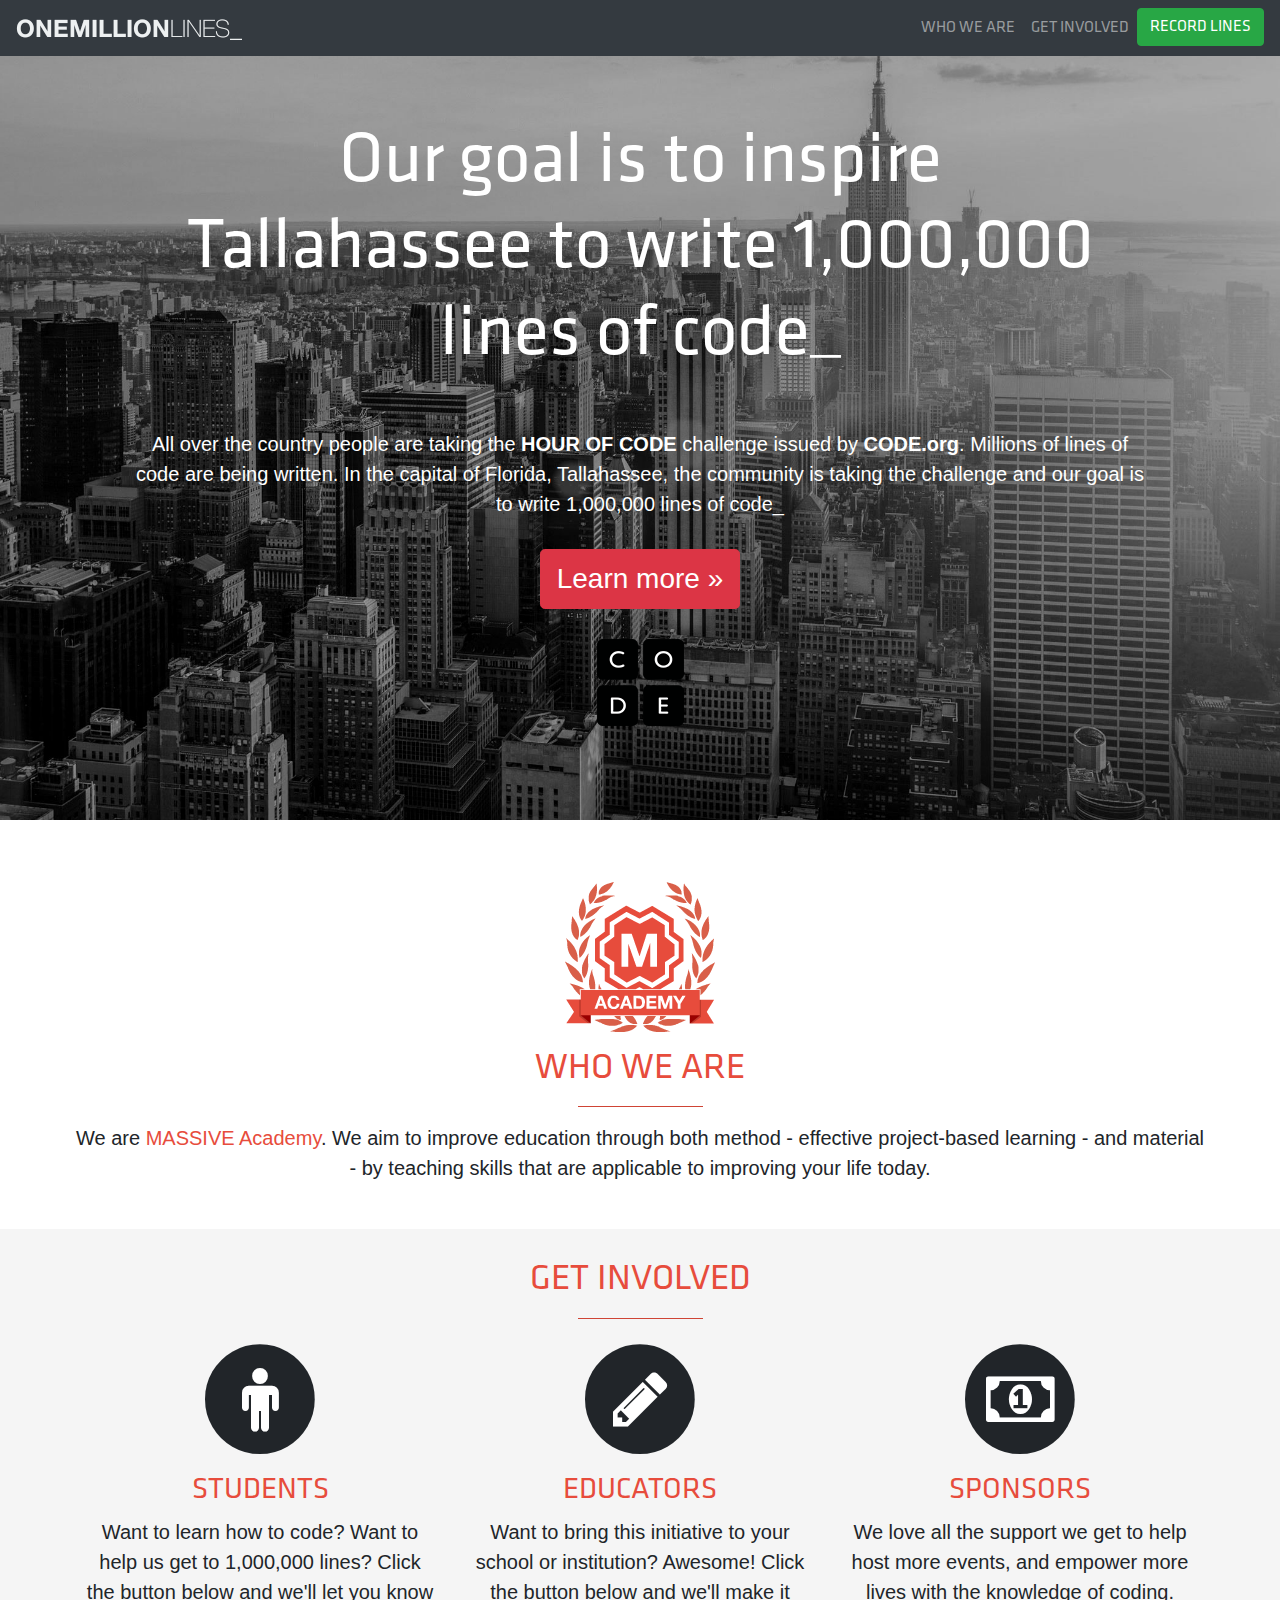
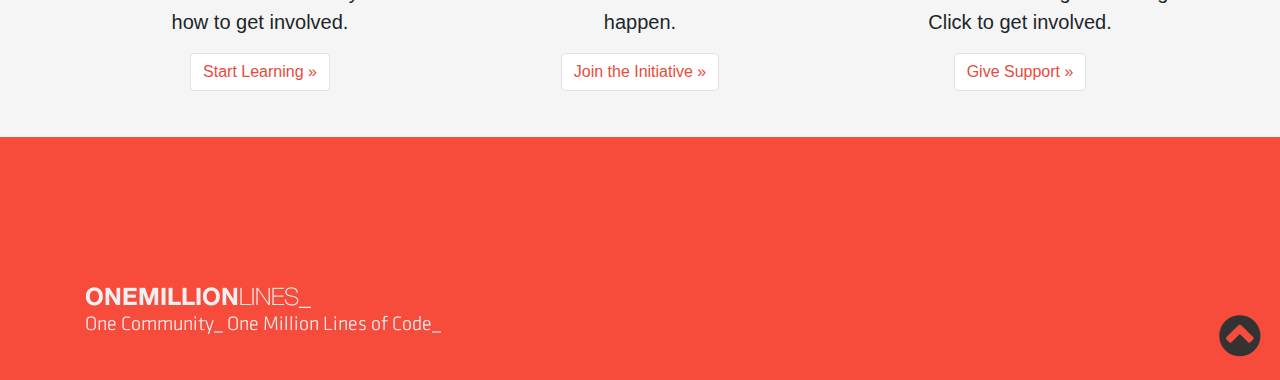
<file: index.html>
<!DOCTYPE html>
<html>
    <head>
        <meta charset="UTF-8">
        <meta name="description" content="One Million Lines is a Website created by Muhammad Imran.">
        <meta name="keywords" content="One Million Lines, OML, CodewithImran, Imran, Muhammad Imran">
        <meta name="author" content="CodewithImran">
        <meta name="viewport" content="width=device-width, initial-scale=1.0">
        <meta http-equiv="X-UA-Compatible" content = "ie=edge">
        <title> One Million Lines </title>
        <!-- One Million Lines Stylesheets -->
        <link rel="stylesheet" href="css/bootstrap.min.css">
        <link rel="stylesheet" href="css/custom.css">
        <!-- Fonts Awesome -->
        <link rel="stylesheet" href="fonts/font-awesome/css/font-awesome.min.css">
    </head>
    <body data-spy="scroll" data-target=".navbar" data-offset="60">
        
        <header>
            <nav class="navbar navbar-expand-md navbar-dark fixed-top bg-dark">
                <a class="navbar-brand" href="#home"><img src="images/site-logo.png" alt="One Million Lines" title="One Million Lines"></a>
                <button class="navbar-toggler" type="button" data-toggle="collapse" data-target="#navbarsExampleDefault" aria-controls="navbarsExampleDefault" aria-expanded="false" aria-label="Toggle navigation">
                    <span class="navbar-toggler-icon"></span>
                </button>

              <div class="collapse navbar-collapse" id="navbarsExampleDefault">
                  <ul class="navbar-nav ml-auto">
                      <li class="nav-item">
                        <a class="nav-link" href="#who">WHO WE ARE <span class="sr-only">(current)</span></a>
                      </li>
                      <li class="nav-item">
                        <a class="nav-link" href="#get-involved">GET INVOLVED</a>
                      </li>
                      <li class="nav-item">
                        <button class="btn btn-success">RECORD LINES</button>
                      </li>
                  </ul>
              </div>
            </nav>

            <!-- Main jumbotron for a primary marketing message or call to action -->
            <div class="jumbotron jumbotron-fluid" id="home">
                <div class="container">
                    <h1 class="display-3">Our goal is to inspire<br>Tallahassee to write 1,000,000<br>lines of code_</h1>
                    <p>All over the country people are taking the <strong>HOUR OF CODE</strong> challenge issued by <strong>CODE.org</strong>. Millions of lines of code are being written. In the capital of Florida, Tallahassee, the community is taking the challenge and our goal is to write 1,000,000 lines of code_ </p>
                    <p><a class="btn btn-danger btn-lg" href="#" role="button">Learn more &raquo;</a></p>
                    <p><img src="images/code-logo.png" title="Code.org" alt="Code.org"></p>
                </div>
            </div>
        </header>
        
        <section class="container homepage" id="who">
            <p><img src="images/massive-academy.png" alt="MASSIVE Acadmey" title="MASSIVE Academy"></p>
            <h2>Who We Are</h2>
            <hr>
            <p>We are <a href="#">MASSIVE Academy</a>. We aim to improve education through both method - effective project-based learning - and material - by teaching skills that are applicable to improving your life today. </p>
        </section>
            
        <section class="homepage" id="get-involved">
            <div class="container">
                <h2>Get Involved</h2>
                <hr>
                <!-- Example row of columns -->
                <div class="row">
                    <div class="col-md-4">
                        <span class="fa-stack fa-4x">
                            <i class="fa fa-circle fa-stack-2x"></i>
                            <i class="fa fa-male fa-stack-1x fa-inverse"></i>
                        </span>
                        <h3>Students</h3>
                        <p>Want to learn how to code? Want to help us get to 1,000,000 lines? Click the button below and we'll let you know how to get involved. </p>
                        <p><a class="btn btn-light border" href="#" role="button">Start Learning &raquo;</a></p>
                    </div>
                    <div class="col-md-4">
                        <span class="fa-stack fa-4x">
                            <i class="fa fa-circle fa-stack-2x"></i>
                            <i class="fa fa-pencil fa-stack-1x fa-inverse"></i>
                        </span>
                        <h3>Educators</h3>
                        <p>Want to bring this initiative to your school or institution? Awesome! Click the button below and we'll make it happen. </p>
                        <p><a class="btn btn-light border" href="#" role="button">Join the Initiative &raquo;</a></p>
                    </div>
                    <div class="col-md-4">
                        <span class="fa-stack fa-4x">
                            <i class="fa fa-circle fa-stack-2x"></i>
                            <i class="fa fa-money fa-stack-1x fa-inverse"></i>
                        </span>
                        <h3>Sponsors</h3>
                        <p>We love all the support we get to help host more events, and empower more lives with the knowledge of coding. Click to get involved. </p>
                        <p><a class="btn btn-light border" href="#" role="button">Give Support &raquo;</a></p>
                    </div>
                </div>
            </div>
        </section>
    
        <footer>
            <div class="container">
                <p><img src="images/footer-logo.png"></p>
                <div id="back-to-home">
                    <a href="#home">
                        <i class="fa fa-3x fa-chevron-circle-up"></i>
                    </a>
                </div>
            </div>
        </footer>
        
        <!-- Bootstrap core JavaScript
        ================================================== -->
        <!-- Placed at the end of the document so the pages load faster -->
        <script src="js/jquery-3.4.1.min.js"></script>
        <script src="js/bootstrap.min.js"></script>
        <script src="js/main.js"></script>
    </body>
</html>
</file>
<file: css/custom.css>
/* Move down content because we have a fixed navbar that is 3.5rem tall */
body {
  padding-top: 3.5rem;
}

/* Klavika Font Family Import from fonts folder */
@font-face {
    font-family: Klavika;
    src: url('../fonts/Klavika.otf');
}

.navbar-nav, .jumbotron h1 {
    font-family: Klavika;
}

.jumbotron {
    text-align: center;
    background: url(../images/hero-image.jpg) center center fixed;
    background-size: cover;
    color: white;
}

.jumbotron h1 {
    margin-top: 0px;
    margin-bottom: 50px;
}

.jumbotron p {
    margin-bottom: 30px;
    padding: 0 50px;
    font-size: 20px;
    font-weight: 300;
}

.jumbotron strong {
    font-weight: bold;
}

.btn-lg {
    font-size: 28px;
}

.homepage {
    text-align: center;
    padding: 30px 0;
}

.homepage h2 {
    font-size: 36px;
}

.homepage h3 {
    font-size: 30px;
    margin-top: 10px;
}

.homepage h2, .homepage h3 {
    font-family: Klavika;
    color: #e74c3c;
    text-transform: uppercase;
}

.homepage hr {
    background-color: #e74c3c;
    width: 125px;
    margin-top: 15px;
}

.homepage p {
    font-size: 20px;
}

.homepage a {
    text-decoration: none;
    color: #e74c3c;
}

.homepage a:hover {
    opacity: .8;
}

#get-involved {
    background-color: #f5f5f5;
}


.btn-light {
    background-color: #fff;
    border: #ccc;
}

.btn-light:hover {
    background-color: #ebebeb;
    border-color: #adadad;
    color: #e74c3c;
}

footer {
    background-color: #f74c3c;
    padding-top: 150px;
    padding-bottom: 30px;
    position: relative;
}

#back-to-home {
    position: absolute;
    bottom: 20px;
    right: 20px;
}

#back-to-home a {
    color: #333;
}

/* Responsive One Million Lines */

@media (max-width: 1199px) {
    .jumbotron h1 {
        font-size: 56px;
        margin-bottom: 30px;
    }
    
}

@media (max-width: 991px) {
    .jumbotron h1 {
        font-size: 44px;
    }
    
    .jumbotron p {
        padding: 0 10px;
    }
    
    #get-involved .col-md-4 {
        padding: 20px 0;
    }
}

@media (max-width: 767px) {
    .jumbotron h1 {
        font-size: 24px;
    }
    
    .jumbotron p {
        font-size: 16px;
        padding: 0;
    }
    
    .btn-lg {
        font-size: 18px;
    }
    
    .homepage p {
        font-size: 18px;
    }
    
    footer img {
        width: 80%;
    }
}
}
</file>
